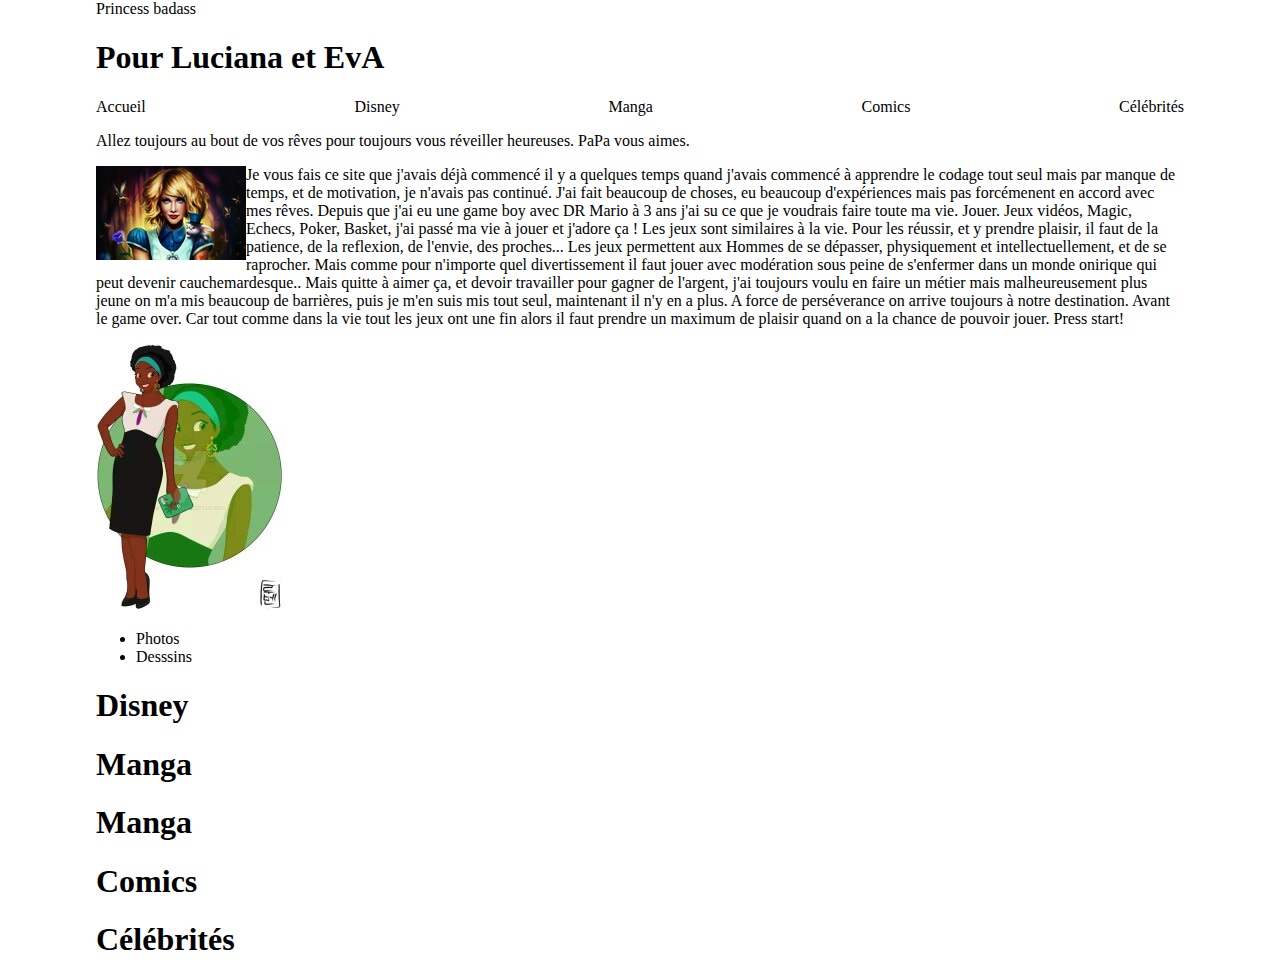
<file: princess1.html>
<!DOCTYPE html>
<html>

    <head>
        <meta charset="utf-8" />
		<link rel="stylesheet" href="style.css"/>
        <titre>Princess badass<titre/>
    </head>

    <body>
	<div id="page">
	<header>
	<h1 id="accueil"><strong>Pour <span class="luciana">Luciana</span> et <span class="eva"> EvA</span></strong></h1>
	<nav id="princess">
			<a href="#accueil">Accueil</a>
			<a href="#disney">Disney</a>
			<a href="#manga">Manga</a>
			<a href="#comics">Comics</a>
			<a href="#stars">Célébrités</a>
	</nav>
	</header>
	<footer>
	</footer>
	<section>
	</section>
	<aside>
	</aside>
	<p>Allez toujours au bout de vos rêves pour toujours vous réveiller heureuses. PaPa vous aimes. 
	</p>
	<p><a href="images/alice.jpg"><img src="images/malice.png" class="flottante" alt="alice au pays des merveilles" title="dites non à la drogue !"/></a>
	Je vous fais ce site que j'avais déjà commencé il y a quelques temps quand j'avais commencé à apprendre le codage tout seul mais par manque de temps, et de motivation, je n'avais pas continué. J'ai fait beaucoup de choses, eu beaucoup d'expériences mais pas forcémenent en accord avec mes rêves. Depuis que j'ai eu une game boy avec DR Mario à 3 ans j'ai su ce que je voudrais faire toute ma vie. Jouer. Jeux vidéos, Magic, Echecs, Poker, Basket, j'ai passé ma vie à jouer et j'adore ça ! Les jeux sont similaires à la vie. Pour les réussir, et y prendre plaisir, il faut de la patience, de la reflexion, de l'envie, des proches... Les jeux permettent aux Hommes de se dépasser, physiquement et intellectuellement, et de se raprocher. Mais comme pour n'importe quel divertissement il faut jouer avec modération sous peine de s'enfermer dans un monde onirique qui peut devenir cauchemardesque.. Mais quitte à aimer ça, et devoir travailler pour gagner de l'argent, j'ai toujours voulu en faire un métier mais malheureusement plus jeune on m'a mis beaucoup de barrières, puis je m'en suis mis tout seul, maintenant il n'y en a plus. A force de perséverance on arrive toujours à notre destination. Avant le game over. Car tout comme dans la vie tout les jeux ont une fin alors il faut prendre un maximum de plaisir quand on a la chance de pouvoir jouer. Press start!
	</p>
    <p>
<img src="images/tiana.jpg" alt=tiana/>
</p>
<p>

</p> 
<p>
<ul>
<li>Photos</li>
<li>Desssins</li>
</ul>
</p>
<p>
<a href="liens/disney.html"><h1>Disney</h1></a>
<a href="liens/manga.html"><h1>Manga</h1></a>
</p>
<p id="manga">
	<h1>Manga</h1>
</p>
<p id="comics">
	<h1>Comics</h1>
</p>
<p id="stars">
	<h1>Célébrités</h1>
</p>
</div>
    </body>
	
</html>
</file>
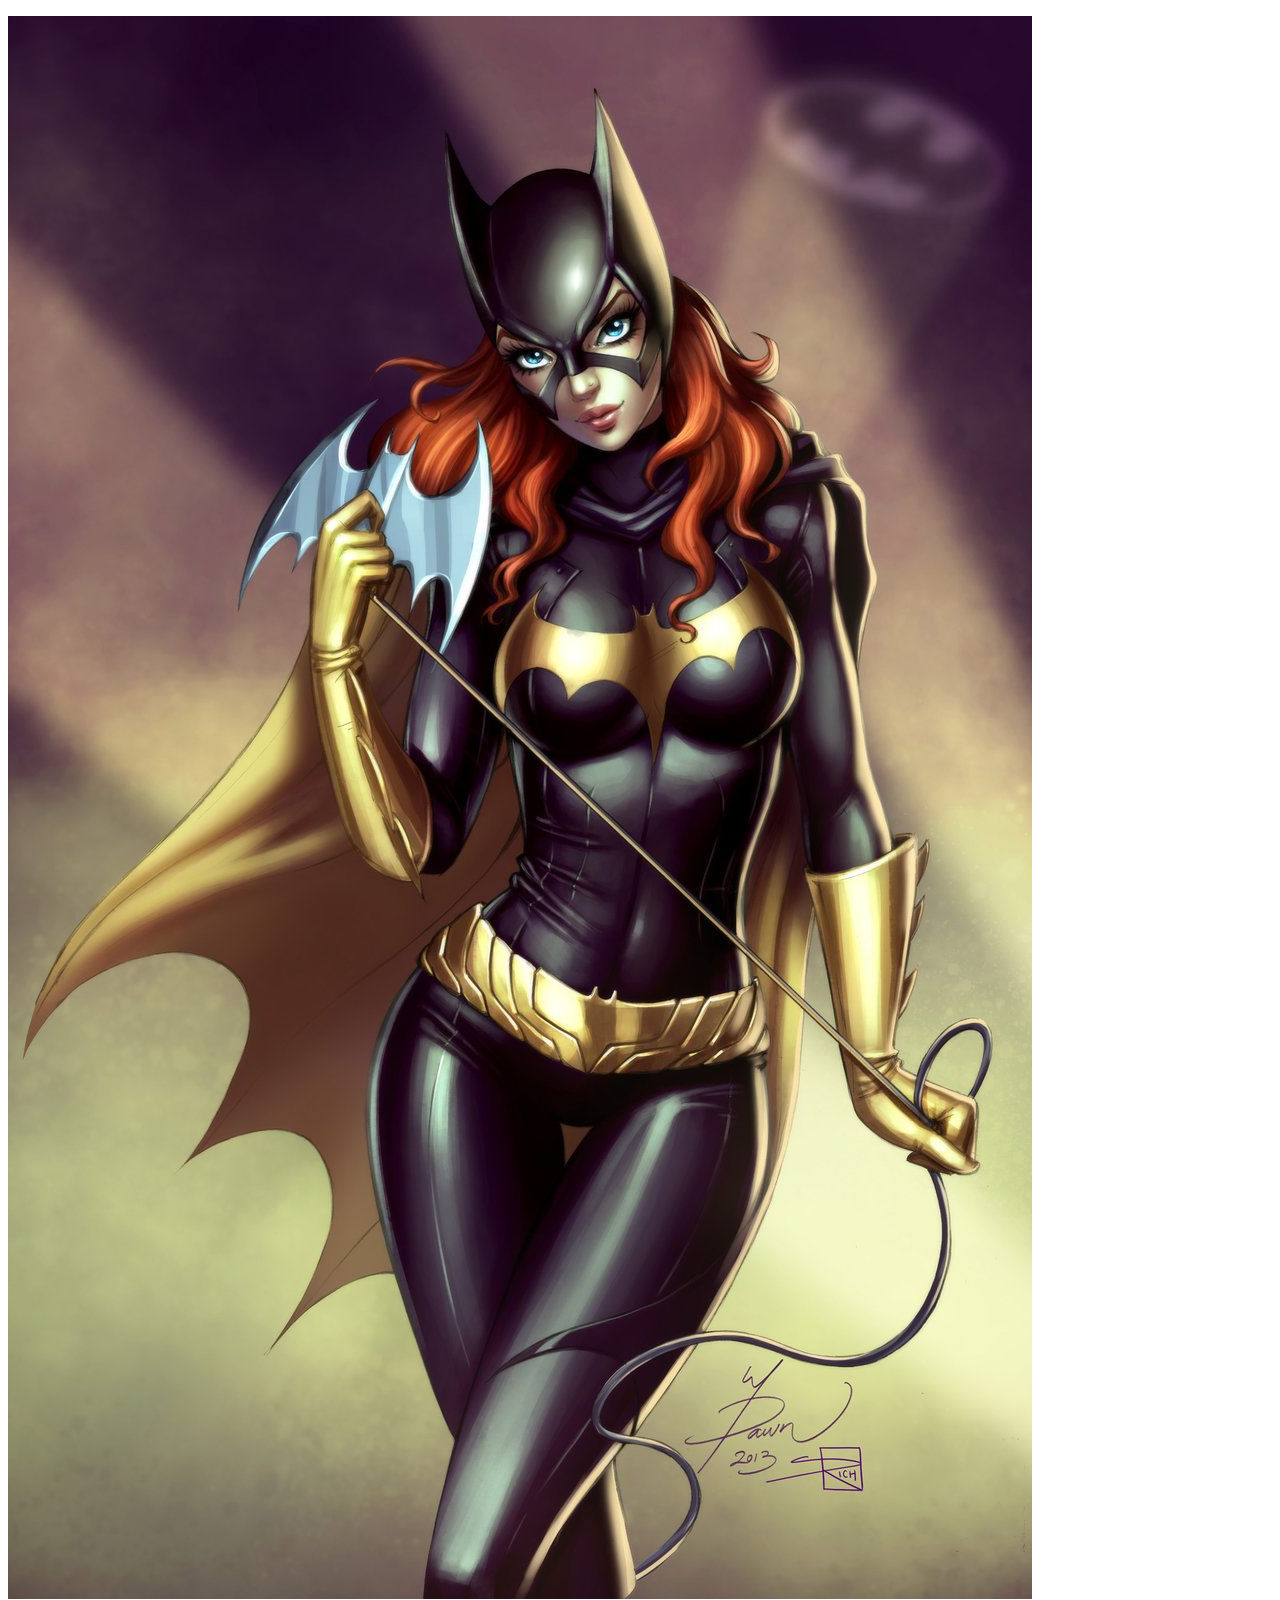
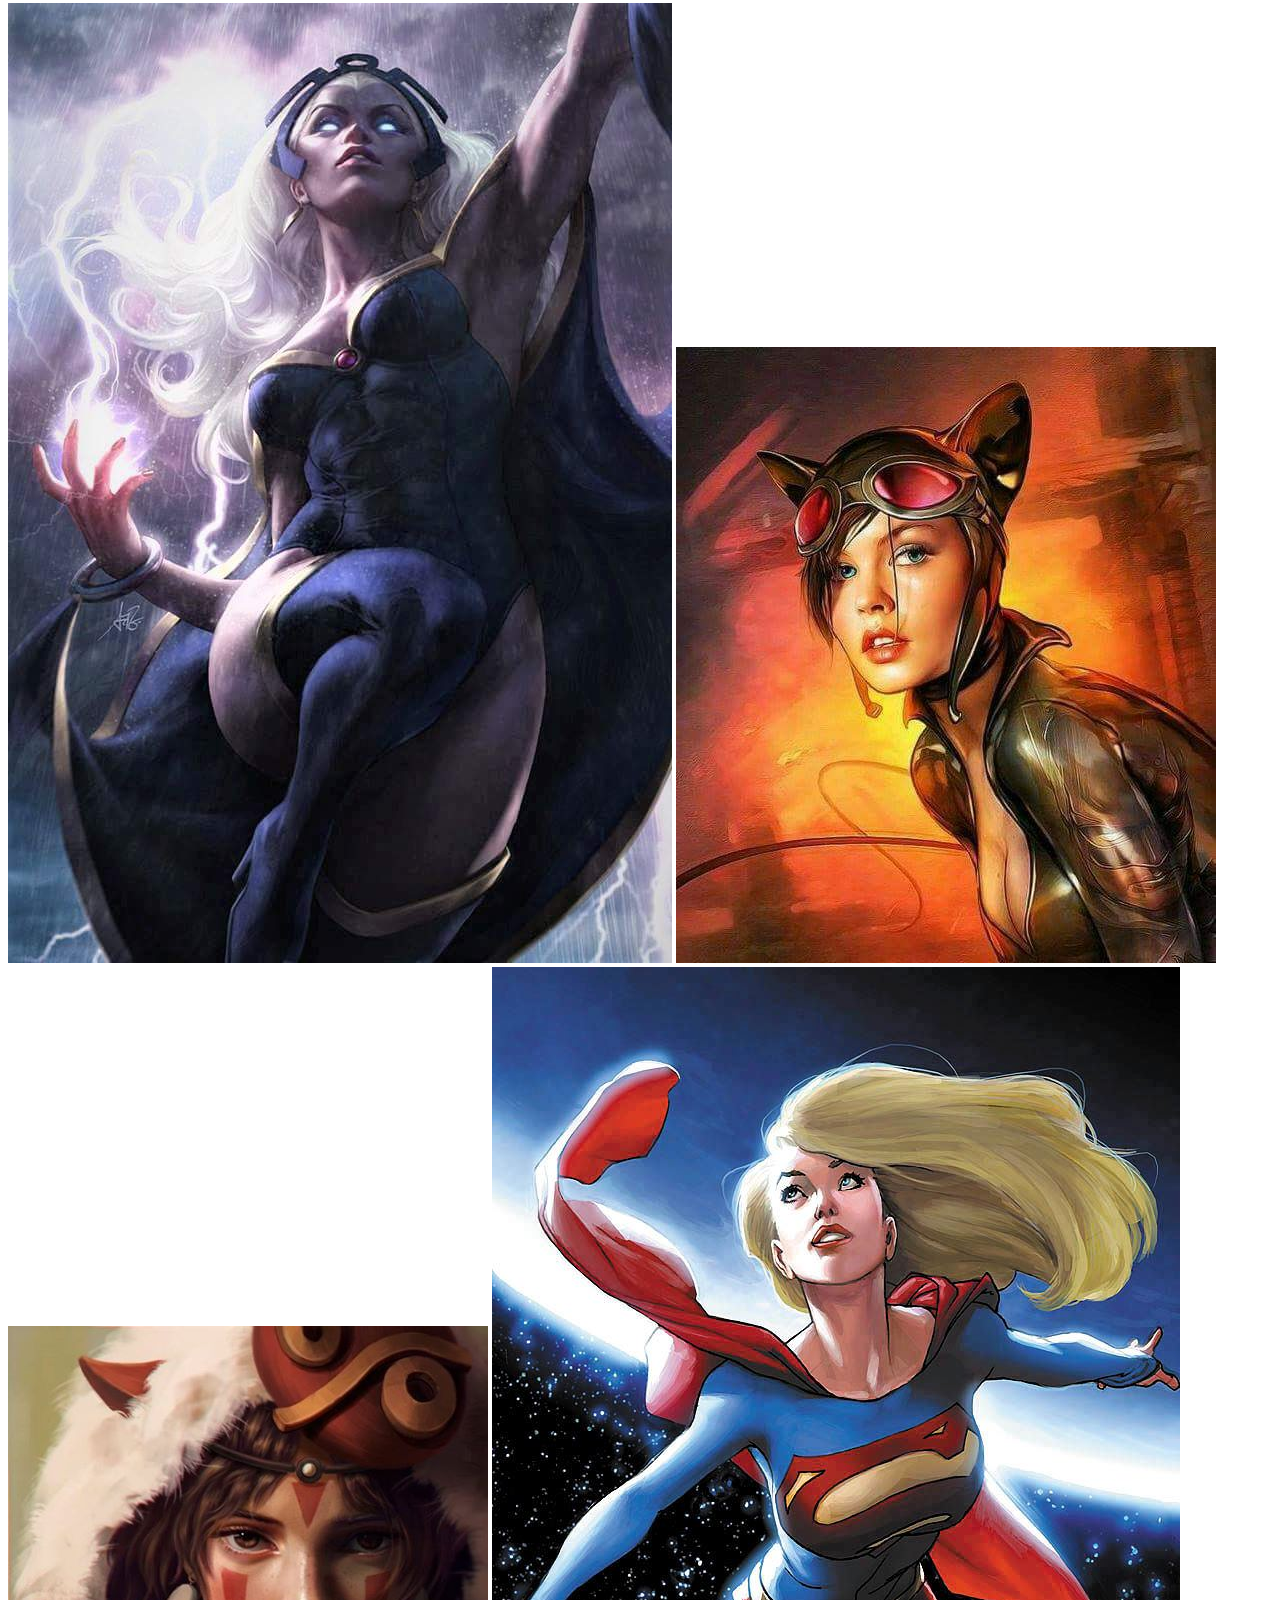
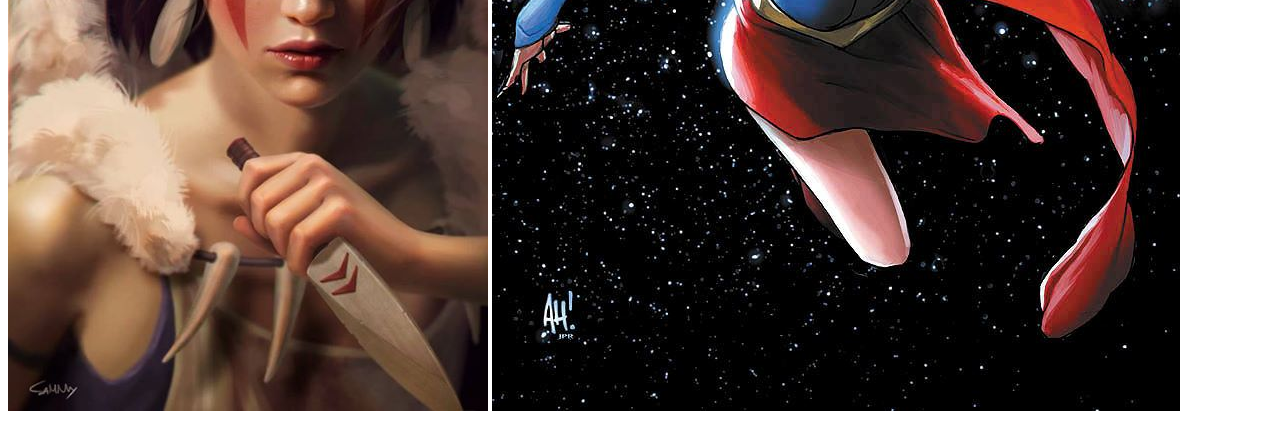
<file: liens/bd.html>
<!DOCTYPE html>
<html>

<head>
	<meta charset="utf-8" />
	<link rel="stylesheet" href="style.css" />
	<meta name="viewport" content="width=device-width, initial-scale=1.0" />
	<link rel="preconnect" href="https://fonts.gstatic.com">
	<link href="https://fonts.googleapis.com/css2?family=Press+Start+2P&family=Monoton&family=Parisienne&family=Special+Elite&display=swap" rel="stylesheet">
	<title>BD</title>
</head>
    <body>
       <p>
<img src="images/batgirl.jpg" alt=batgirl title="La fille du commissaire Gordon. Elle épaule toujours Batman et même après être devenu infirme!"/>	
<img src="images/tornade.jpg" alt=tornade title="Ororo, déesse des vents. Membre des X-men."/>
<img src="images/catwoman.jpg" alt=catwoman title="La célebre voleuse alliée/ennemie/chérie de Batman"/>
<img src="images/momonoke.jpg" alt=momonoke title="La louve et princesse Momonoke"/>	
<img src="images/supergirl.jpg" alt=supergirl title="Kara Zor El. La cousine de Superman !"/>	




       </p>
    </body>
</html>
</file>
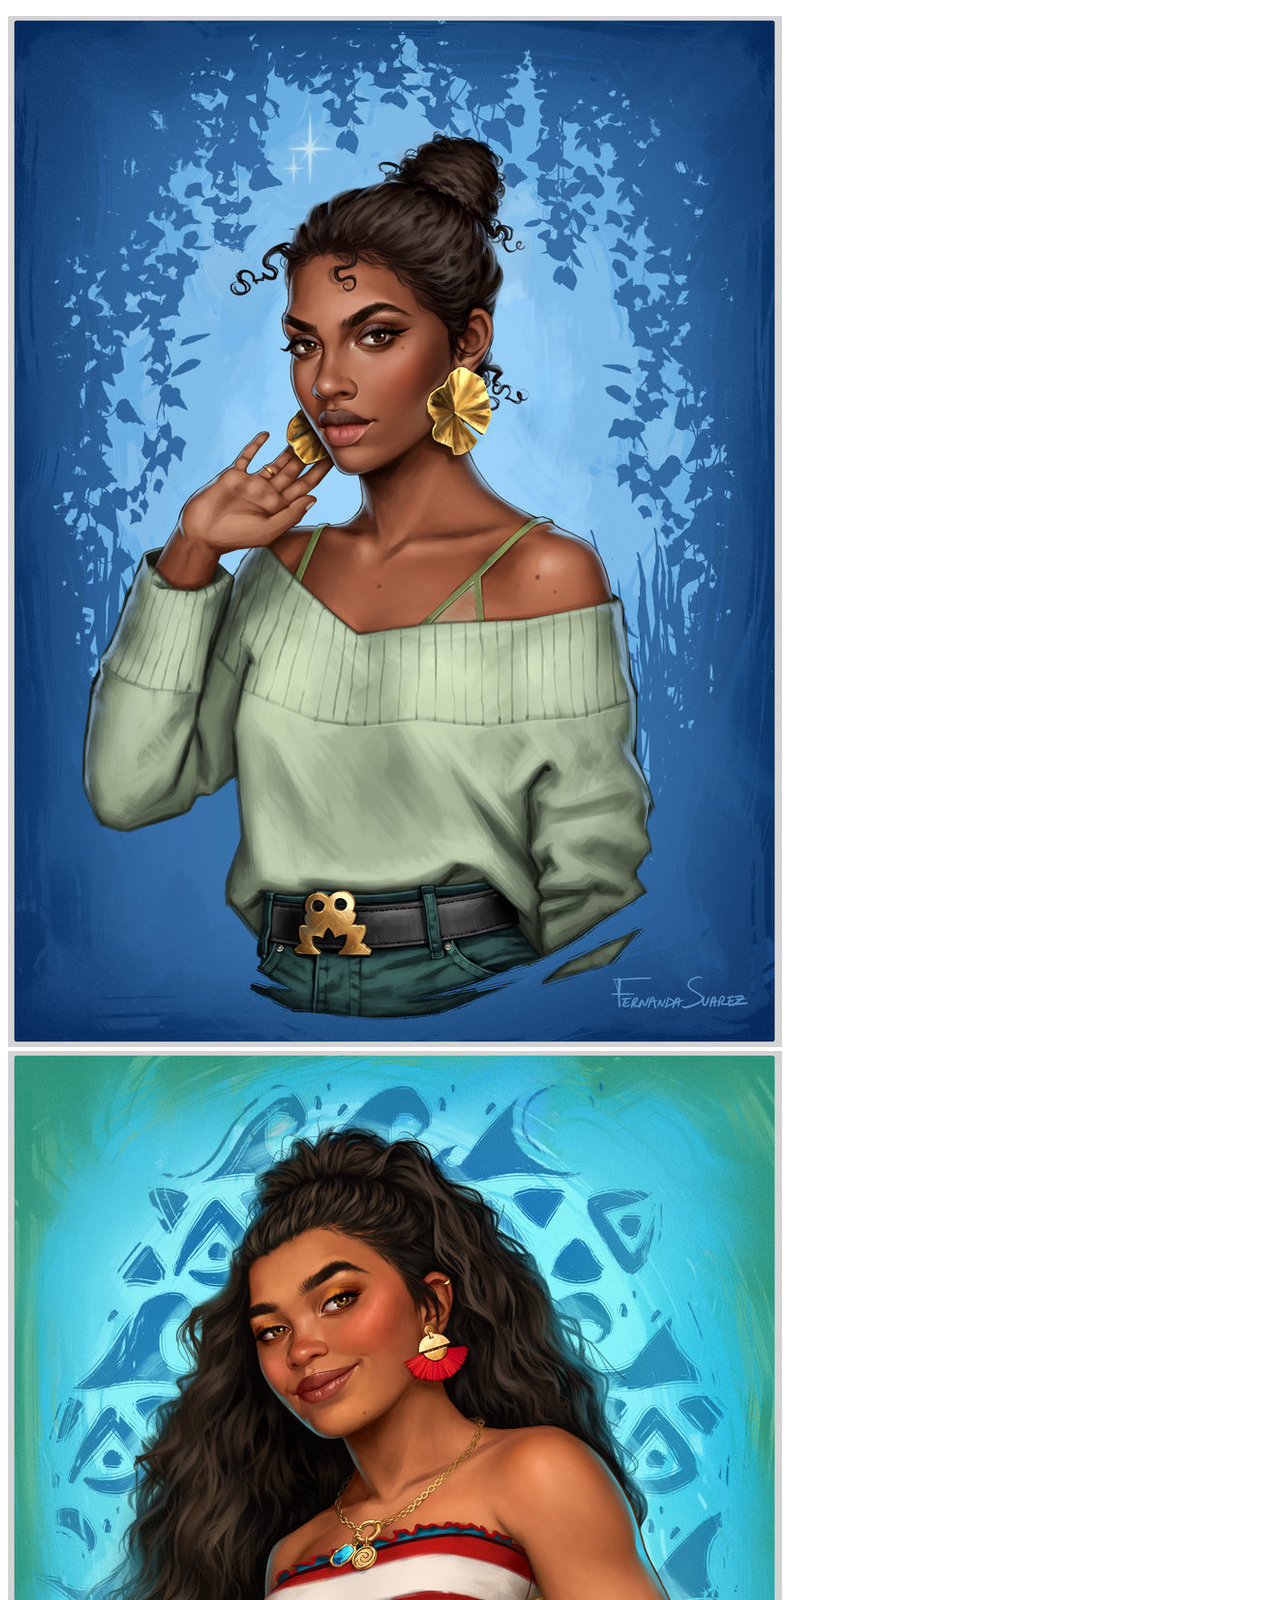
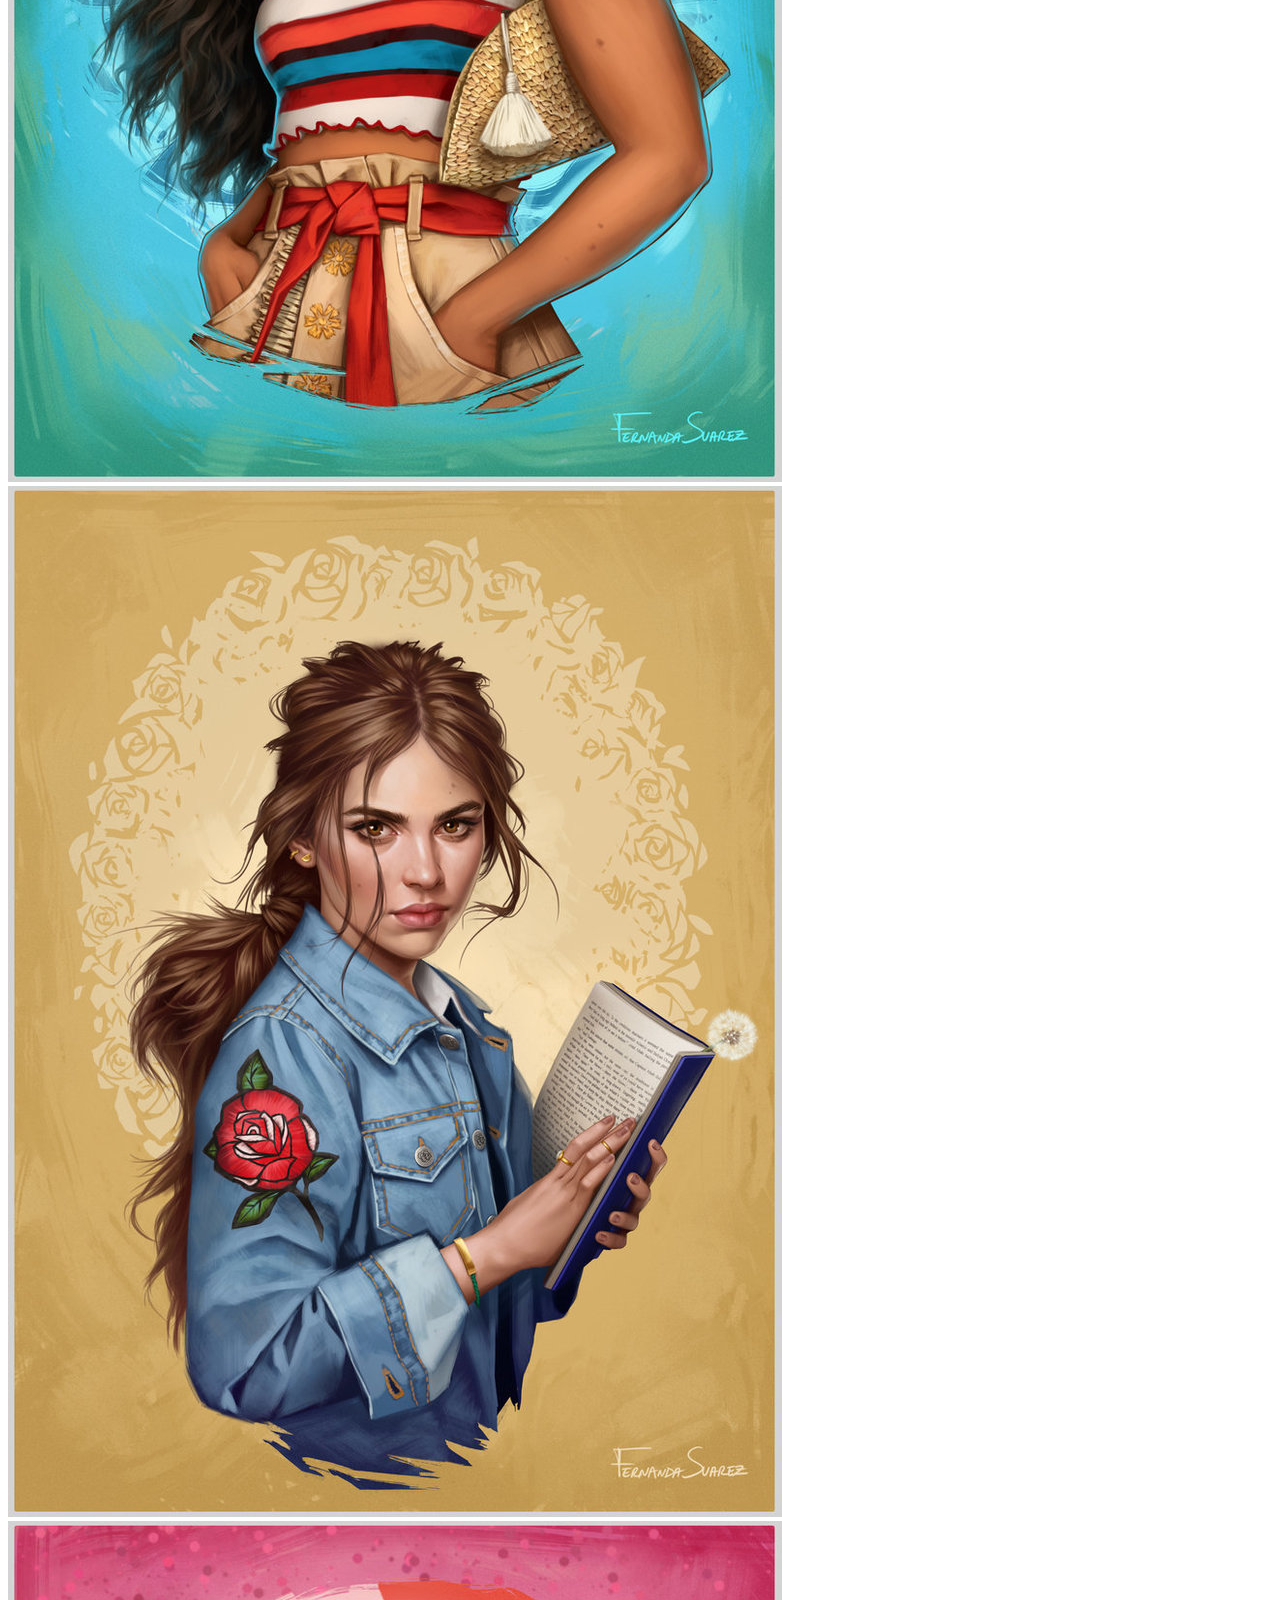
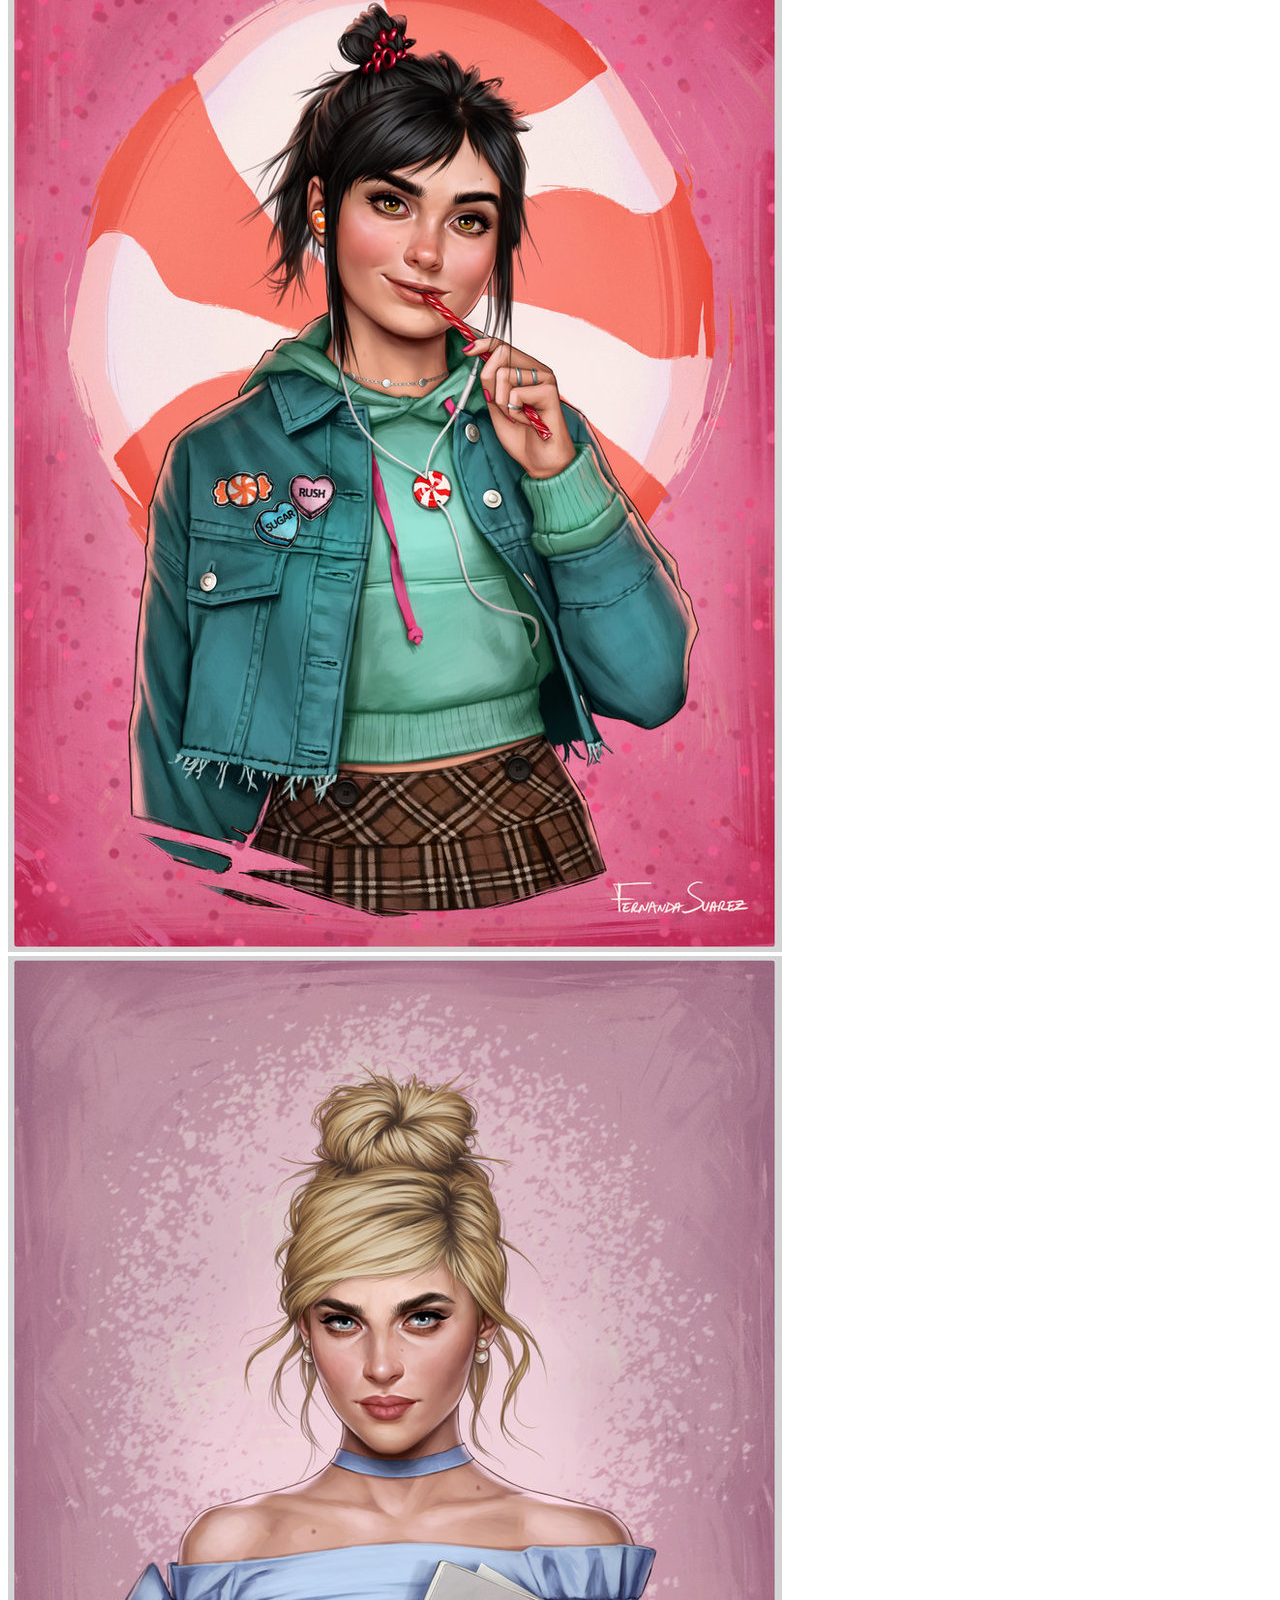
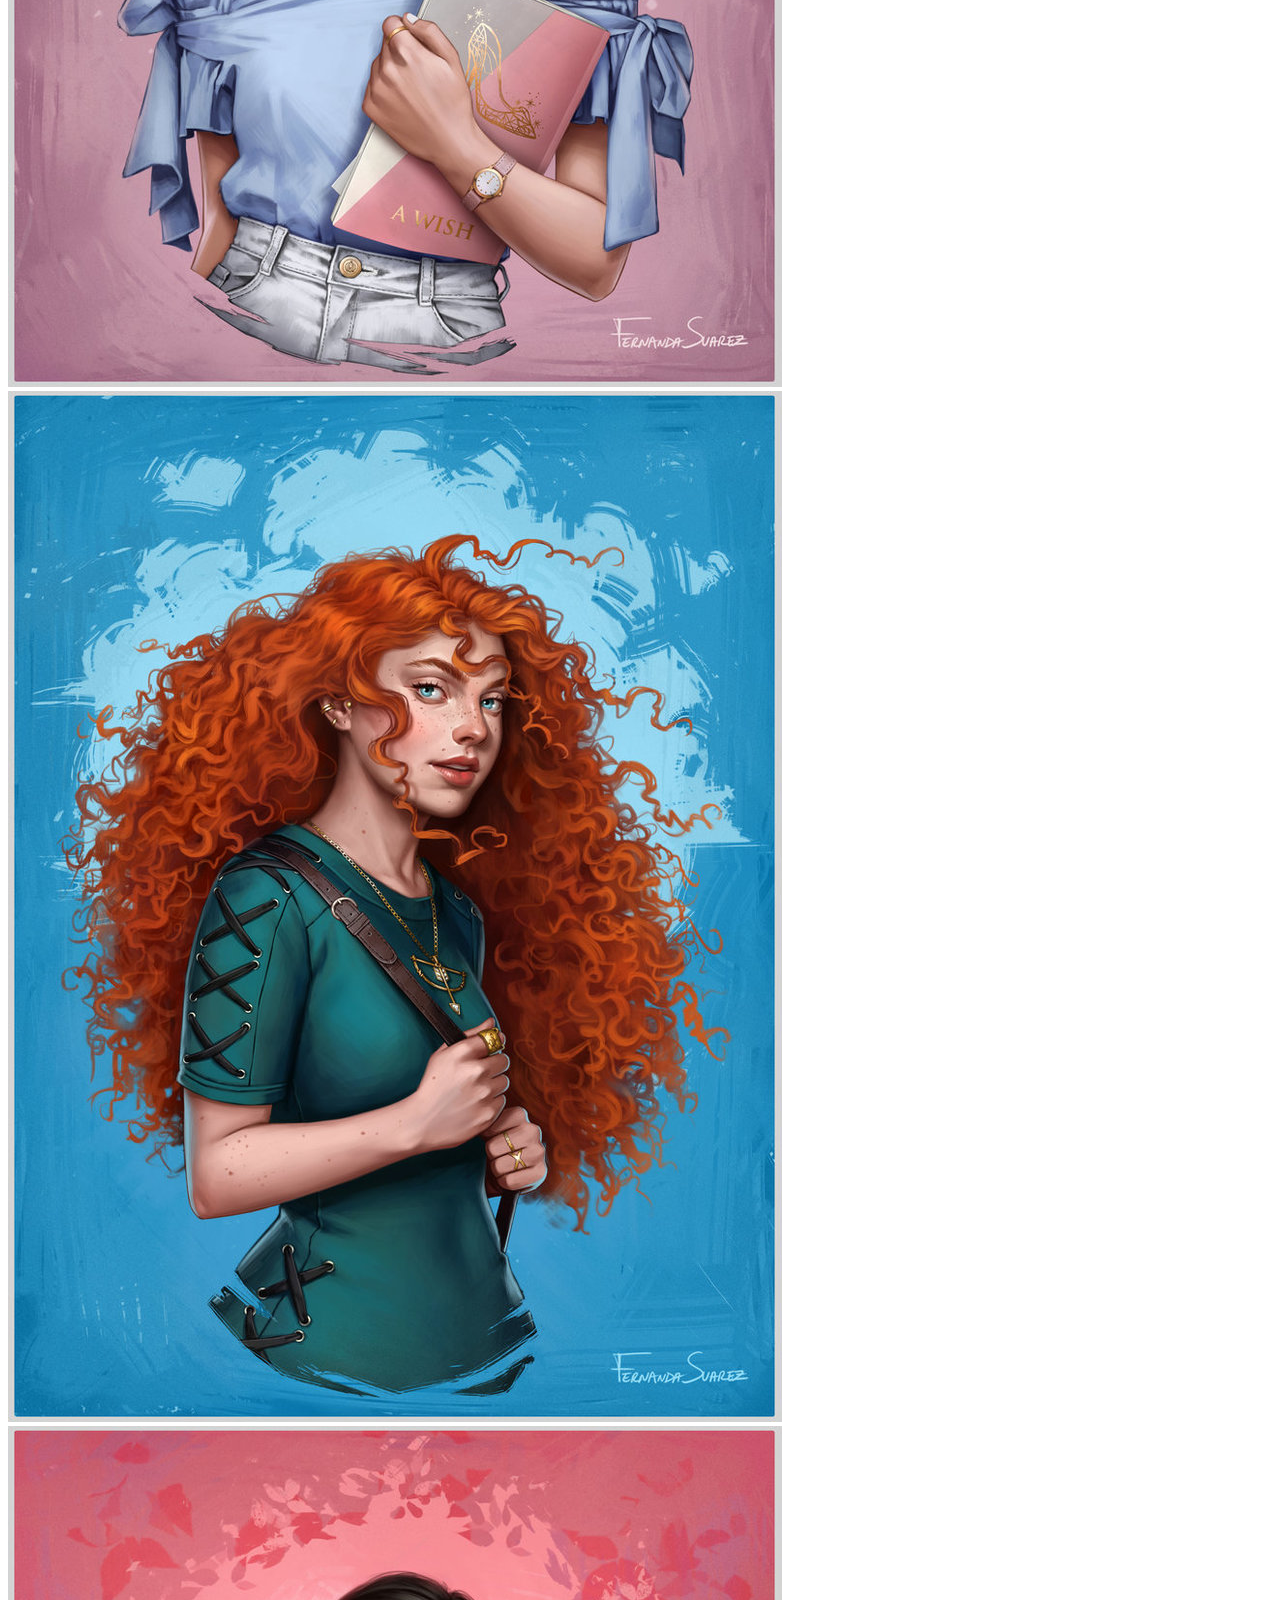
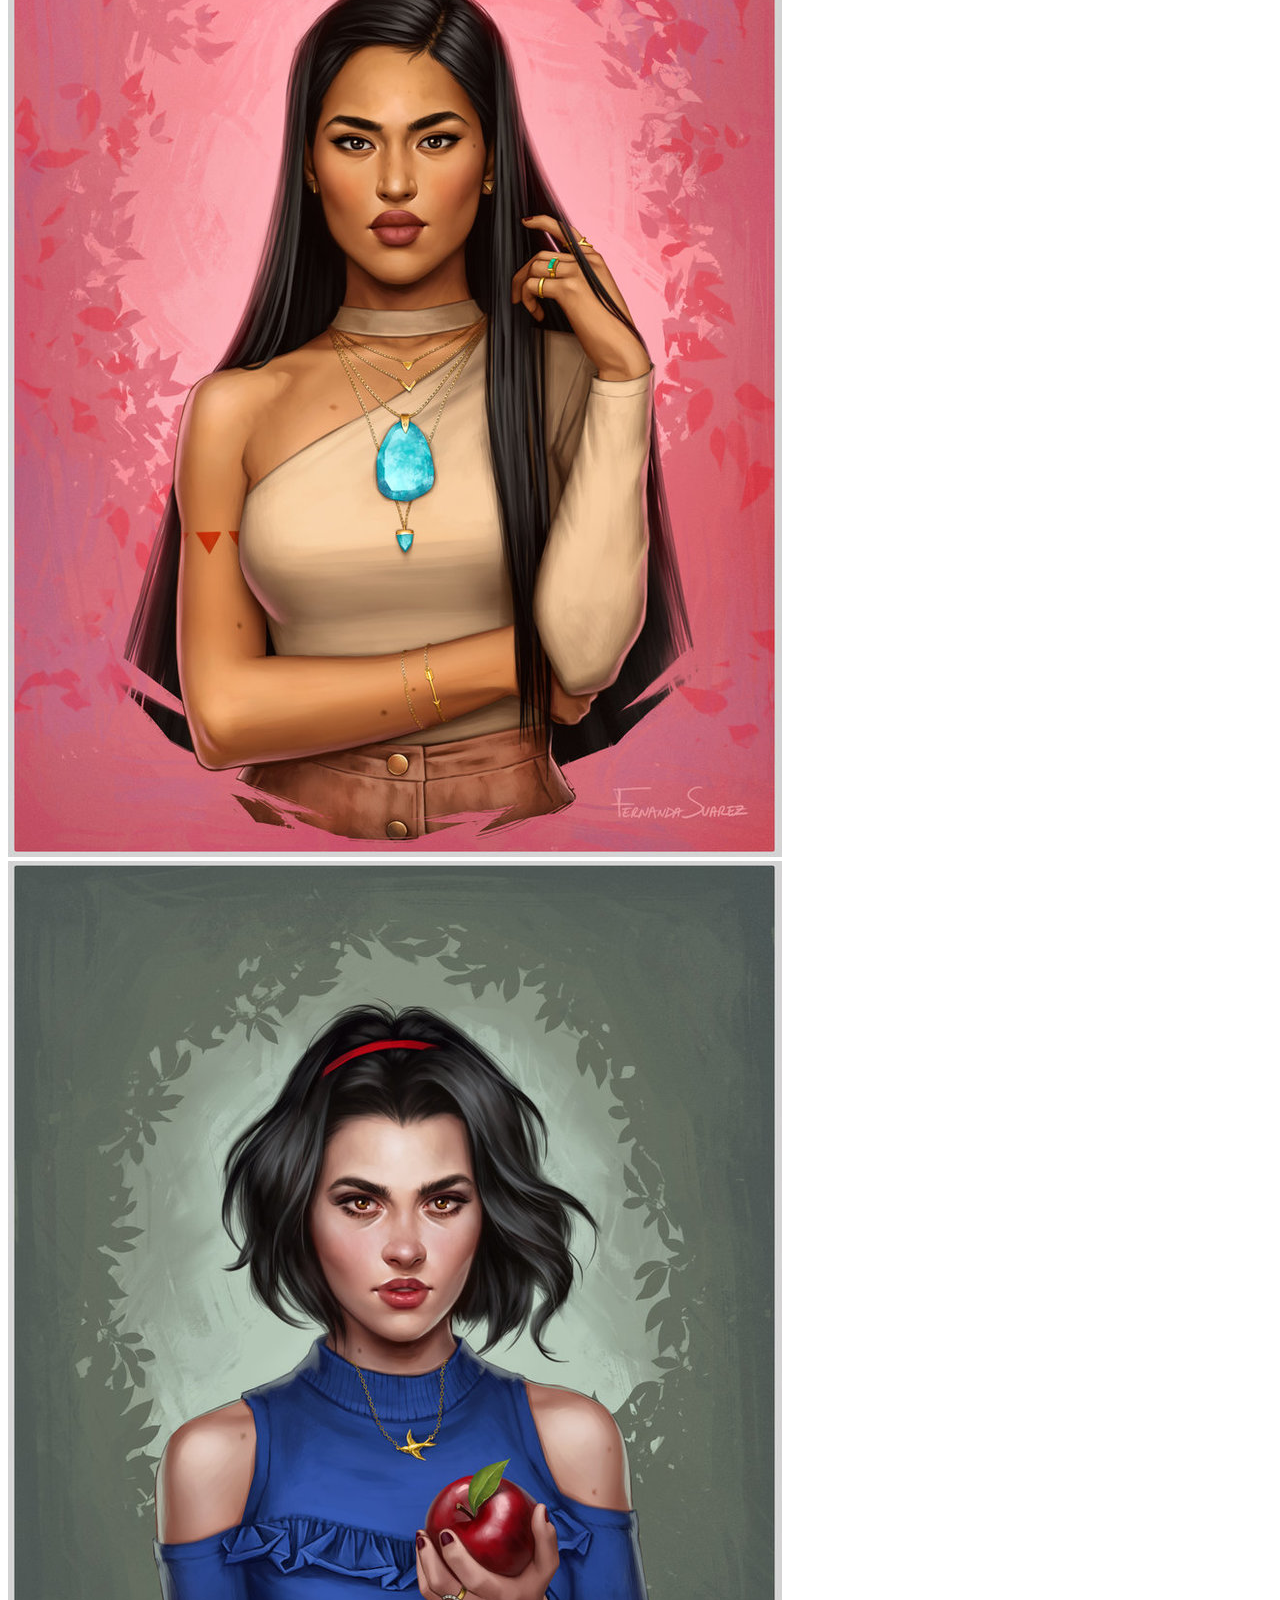
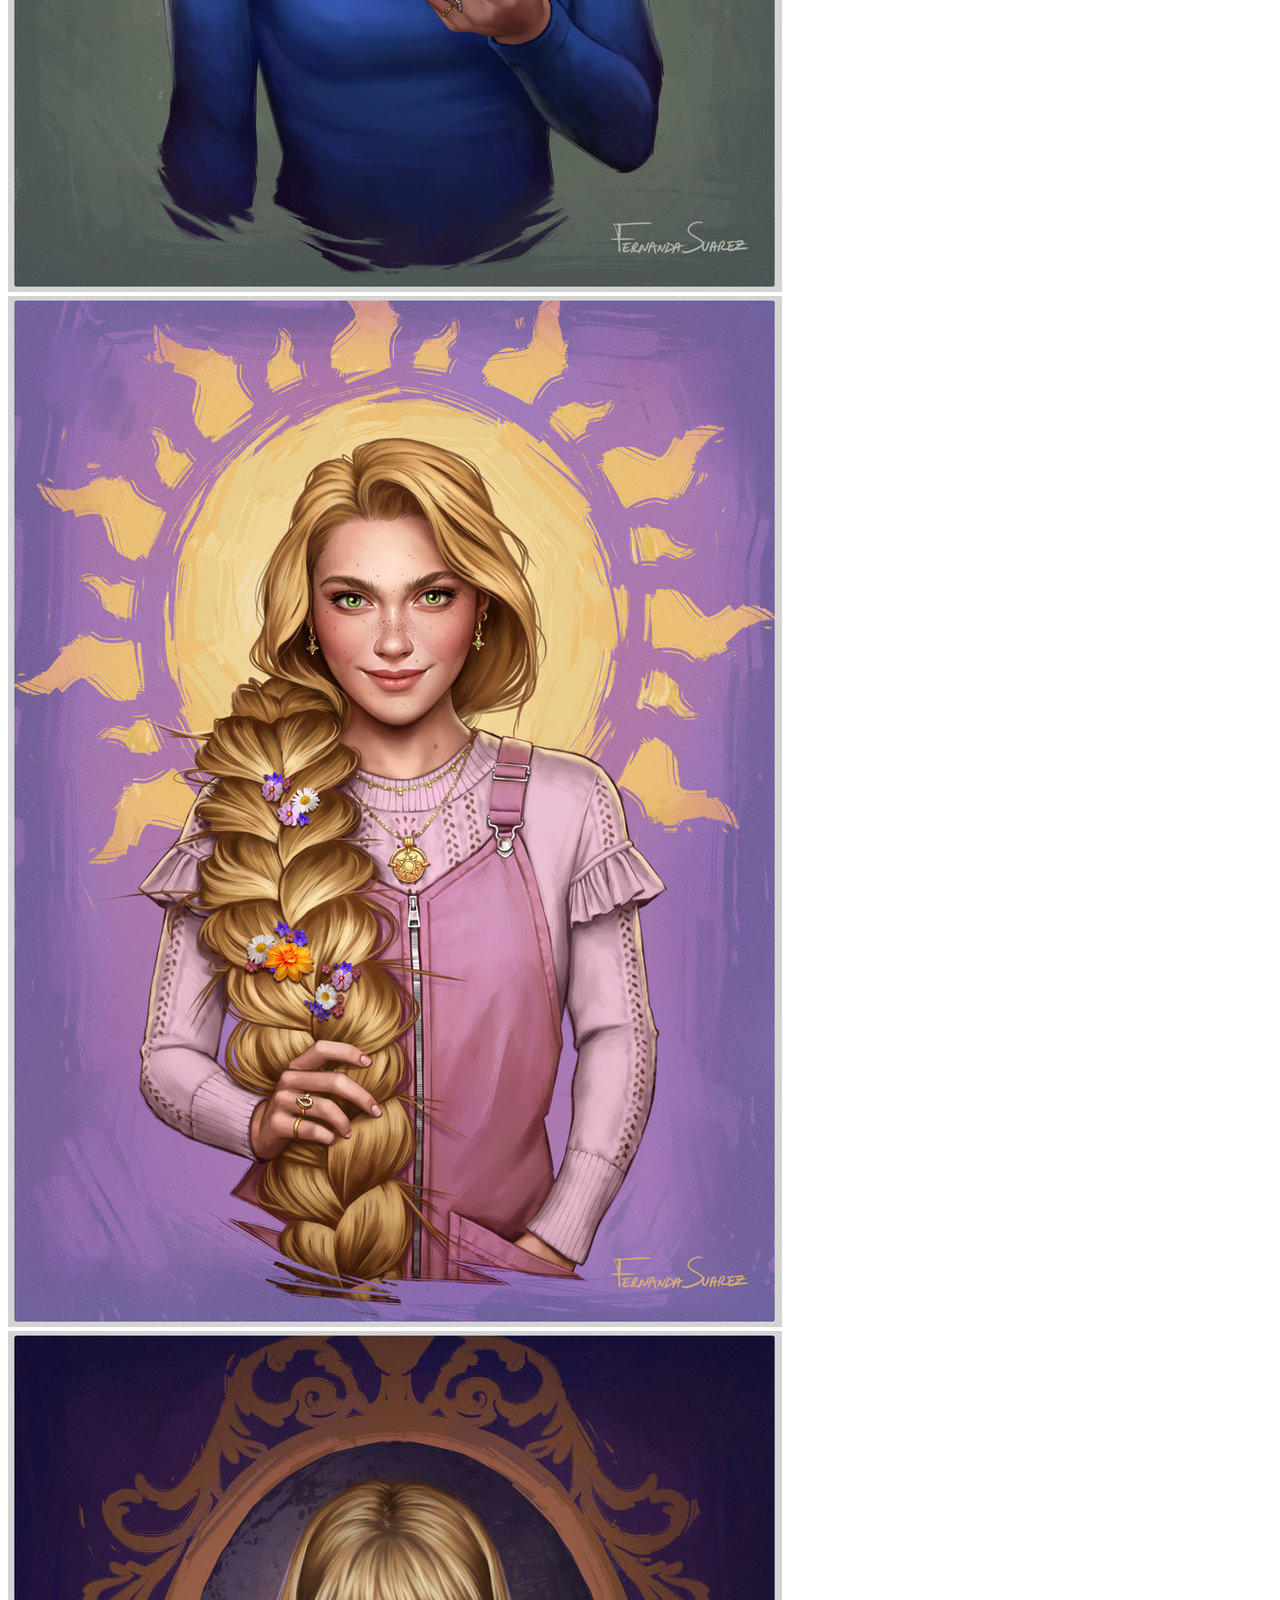
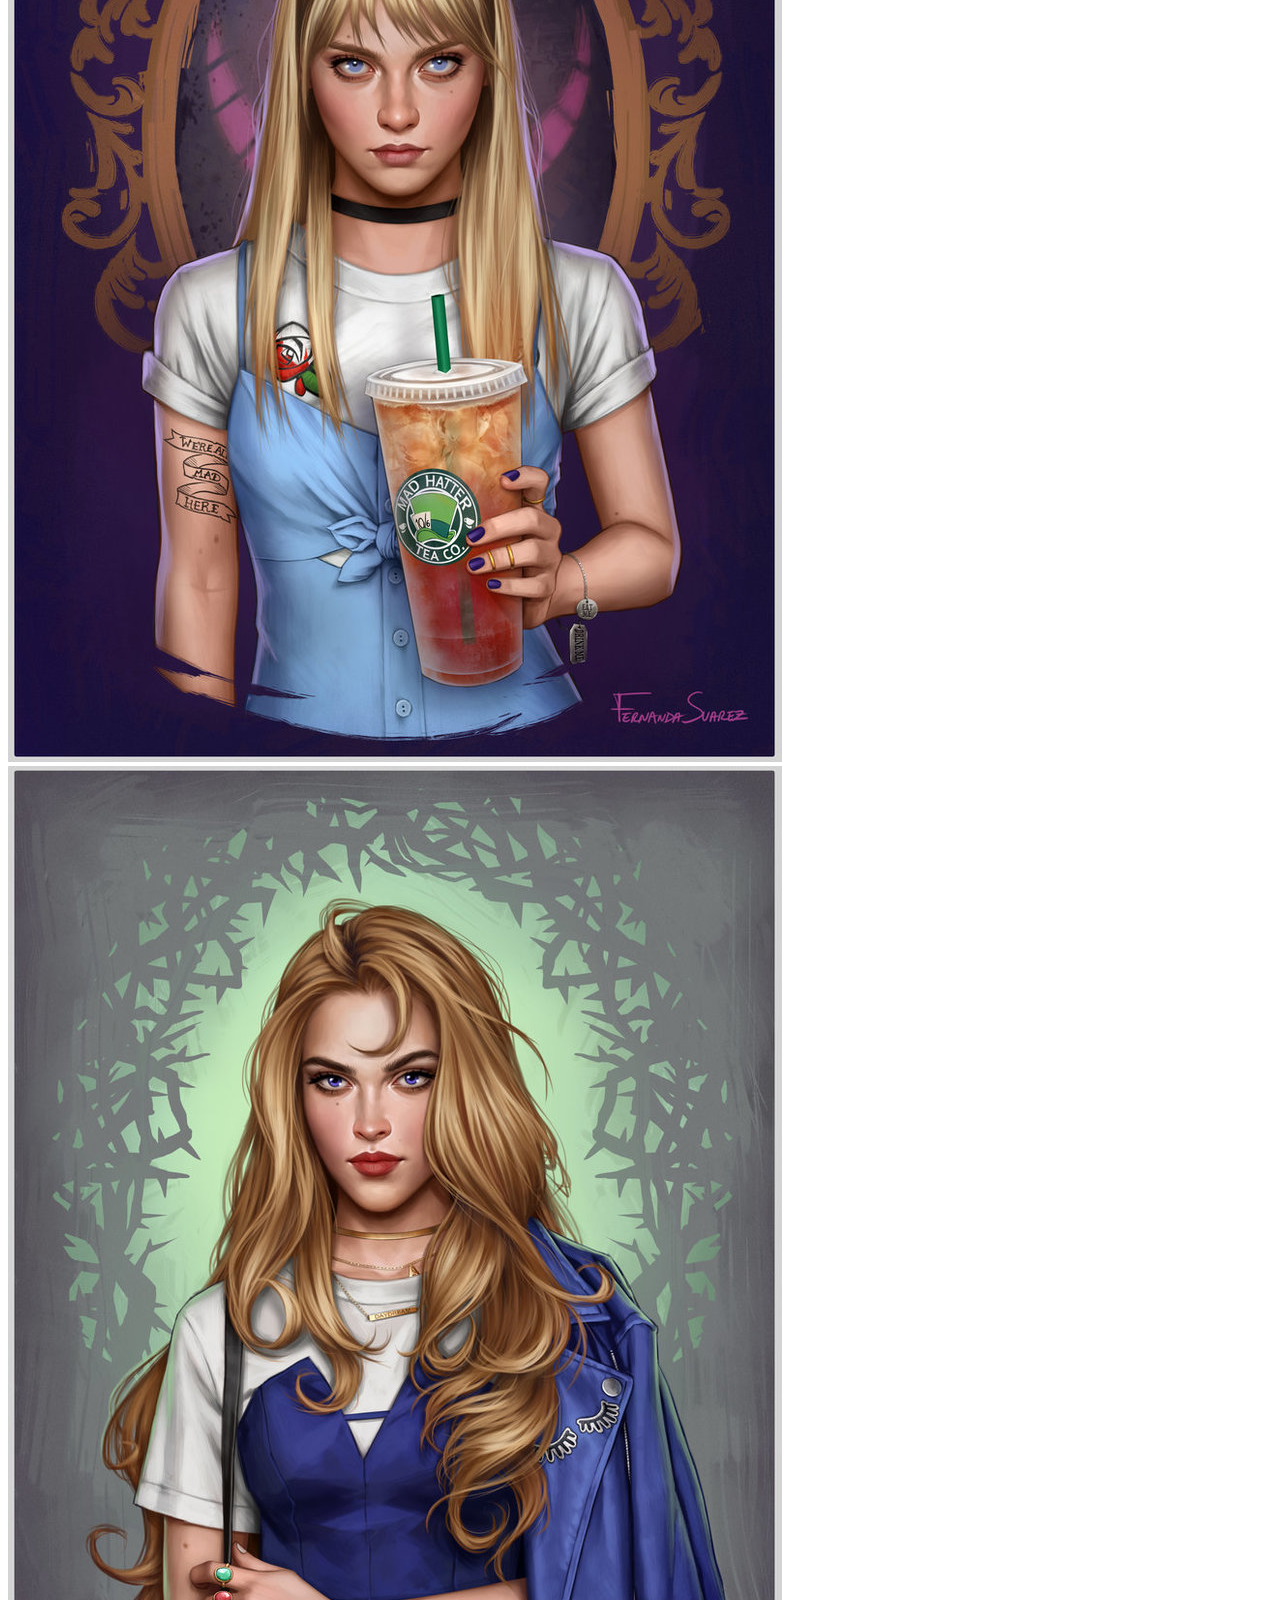
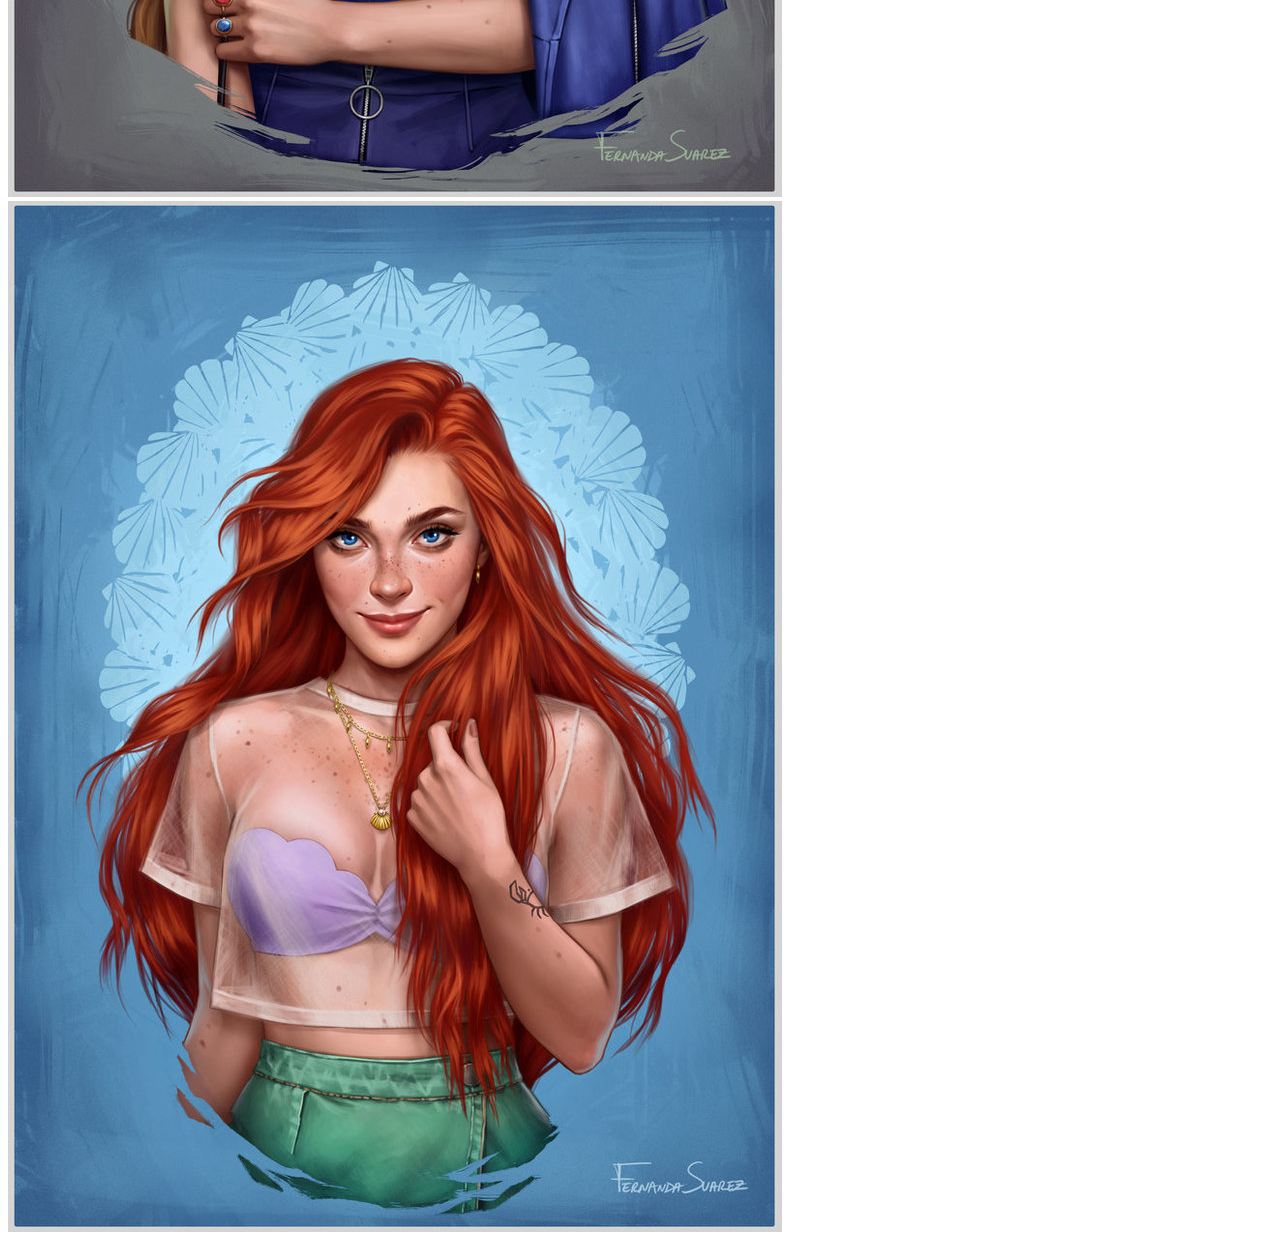
<file: liens/disney.html>
<!DOCTYPE html>
<html>
    <head>
        <meta charset="utf-8" />
		<link rel="stylesheet" href="style.css"/>
        <title>Princess badass</title>
    </head>
<body>
	 <p>
<img src="images/tiana.png" alt=Tiana title="Tiana de la princesse et la grenouille. Fait face à l'adversité."/>	
<img src="images/vaiana.png" alt=Vaiana title="Vaiana. La force des convictions."/>
<img src="images/belle.png" alt=Belle title="Belle. Ne pas juger à l'apparence."/>
<img src="images/vanellope.png" alt=Vanellope title="Vanellope. Tout le monde peut devenir ami."/>
<img src="images/cendrillon.png" alt=Cendrillon title="Cendrillon. La roue tourne, ne perd jamais espoir."/>
<img src="images/merida.png" alt=Merida title="Merida. Princesse rebelle. Affirme tes convictions."/>
<img src="images/pocahontas.png" alt=Pocahontas title="Pocahontas. L'amour n'a pas de barrières."/>
<img src="images/blancheneige.png" alt=Blanche-neige title="Blanche-neige. Attention aux cadeaux empoisonnés!"/>
<img src="images/raiponce.png" alt=Raiponce title="Raiponce. La seule prison c'est ton esprit."/>
<a href="easteregg.html"><img src="images/alice2.png" alt=Alice title="Alice. La drogue c'est mal!"/></a>
<img src="images/aurore.png" alt=Aurore title="Aurore. N'attends personne pour te réveiller."/>
<img src="images/ariel.png" alt=Ariel title="Ariel. Ouvrir les frontières."/>
</p>
    </body>
</html>
</file>
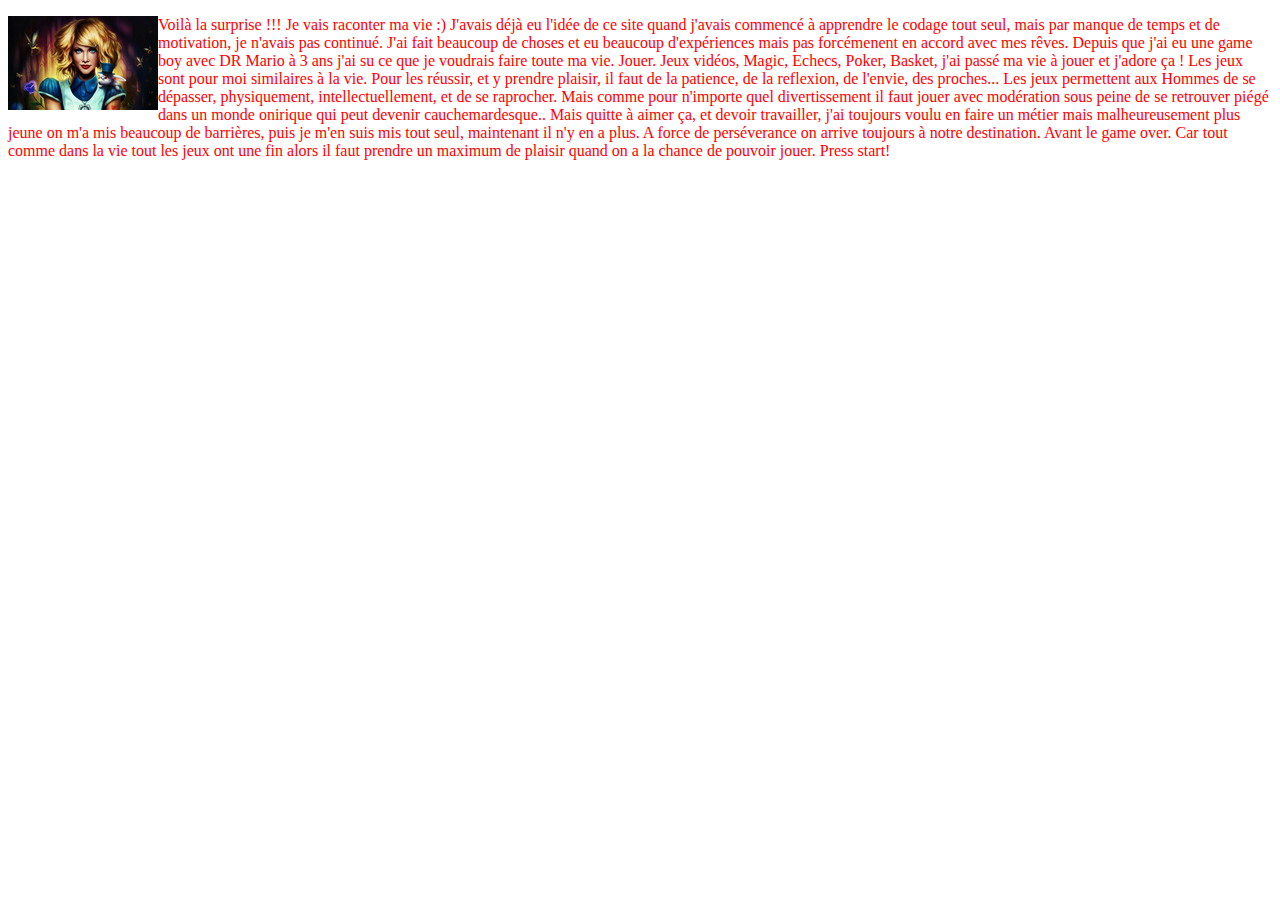
<file: liens/easteregg.html>
<!DOCTYPE html>
<html>
    <head>
        <meta charset="utf-8" />
		<link rel="stylesheet" href="style.css"/>
        <title>Princess badass</title>
    </head>

    <body>
       <p><a href="images/alice.jpg"><img src="images/malice.png" class="flottante" alt="alice au pays des merveilles" title="dites non à la drogue !"/></a>
	Voilà la surprise !!! Je vais raconter ma vie :) J'avais déjà eu l'idée de ce site quand j'avais commencé à apprendre le codage tout seul, mais par manque de temps et de motivation, je n'avais pas continué. J'ai fait beaucoup de choses et eu beaucoup d'expériences mais pas forcémenent en accord avec mes rêves. Depuis que j'ai eu une game boy avec DR Mario à 3 ans j'ai su ce que je voudrais faire toute ma vie. Jouer. Jeux vidéos, Magic, Echecs, Poker, Basket, j'ai passé ma vie à jouer et j'adore ça ! Les jeux sont pour moi similaires à la vie. Pour les réussir, et y prendre plaisir, il faut de la patience, de la reflexion, de l'envie, des proches... Les jeux permettent aux Hommes de se dépasser, physiquement, intellectuellement, et de se raprocher. Mais comme pour n'importe quel divertissement il faut jouer avec modération sous peine de se retrouver piégé dans un monde onirique qui peut devenir cauchemardesque.. Mais quitte à aimer ça, et devoir travailler, j'ai toujours voulu en faire un métier mais malheureusement plus jeune on m'a mis beaucoup de barrières, puis je m'en suis mis tout seul, maintenant il n'y en a plus. A force de perséverance on arrive toujours à notre destination. Avant le game over. Car tout comme dans la vie tout les jeux ont une fin alors il faut prendre un maximum de plaisir quand on a la chance de pouvoir jouer. Press start!
	</p>
    </body>
</html>
</file>
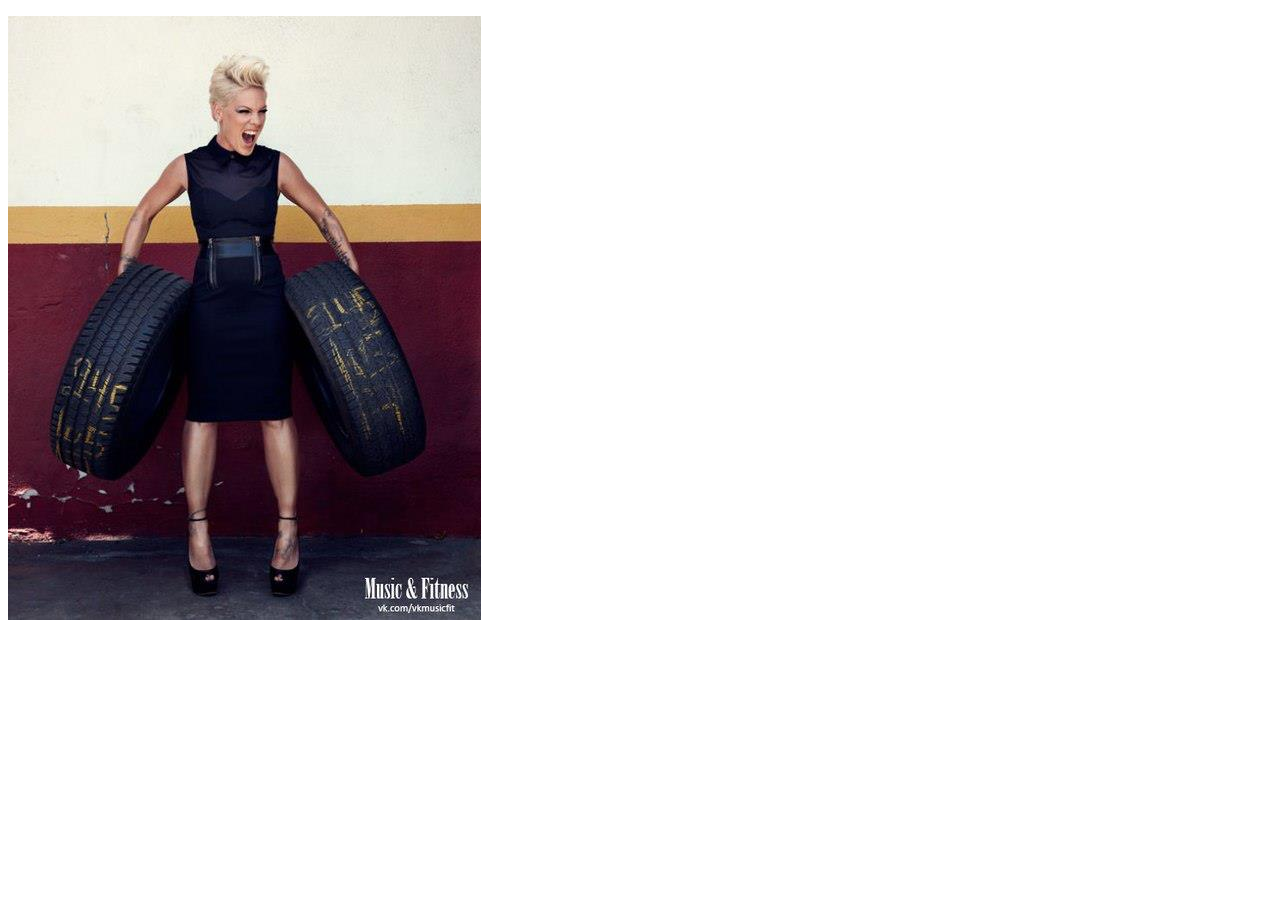
<file: liens/stars.html>
<!DOCTYPE html>
<html>

<head>
	<meta charset="utf-8" />
	<link rel="stylesheet" href="style.css" />
	<meta name="viewport" content="width=device-width, initial-scale=1.0" />
	<link rel="preconnect" href="https://fonts.gstatic.com">
	<link href="https://fonts.googleapis.com/css2?family=Press+Start+2P&family=Monoton&family=Parisienne&family=Special+Elite&display=swap" rel="stylesheet">
	<title>Stars</title>
</head>
<body>
    <p>
        <img src="images/pink.jpg" alt=pink title="P!nk! 08/09/79. L'une des chanteuses pop/rock les plus respectées et appréciées de sa génération. Un charisme incroyable pour cette chanteuse et mère formidable"/>
        

    </p>
</body>
</file>
<file: style.css>
* {
}

body {
  margin: 0;
  box-sizing: border-box;
  margin: auto;
  padding: 0 6rem;
}


a {
  text-decoration: none;
  color: inherit;
}

.imgjv {
	height: 25rem;
	width: 20rem;
}
.jv {
	font-family: "press start 2p";
	font-weight: 600;
	font-size: medium;
}

.legend {
	font-family: "special elite";
}

.star {
	font-family: "monoton";
}

.imgdisney {
	height: 20rem;
	width: 25rem;
}
.disney {
	font-family: "parisienne";
	font-weight: 600;
	font-size: x-large;
}

.bd {
	font-family: "comic sans ms";
}
.flottante {
  float: left;
}

#princess {
  display: flex;
  flex-wrap: wrap;
  justify-content: space-between;
}
</file>
<file: liens/style.css>
p
{
	color: red;
}

.luciana
{
	color: red;
}

.eva
{
	color: purple;
}
*
{
	font-family: "comic sans ms";
}

.flottante
{
	float: left;
}

#princess
{
	display:flex;
	flex-wrap:wrap;
	justify-content:space-between;
}

header
{
}
</file>
